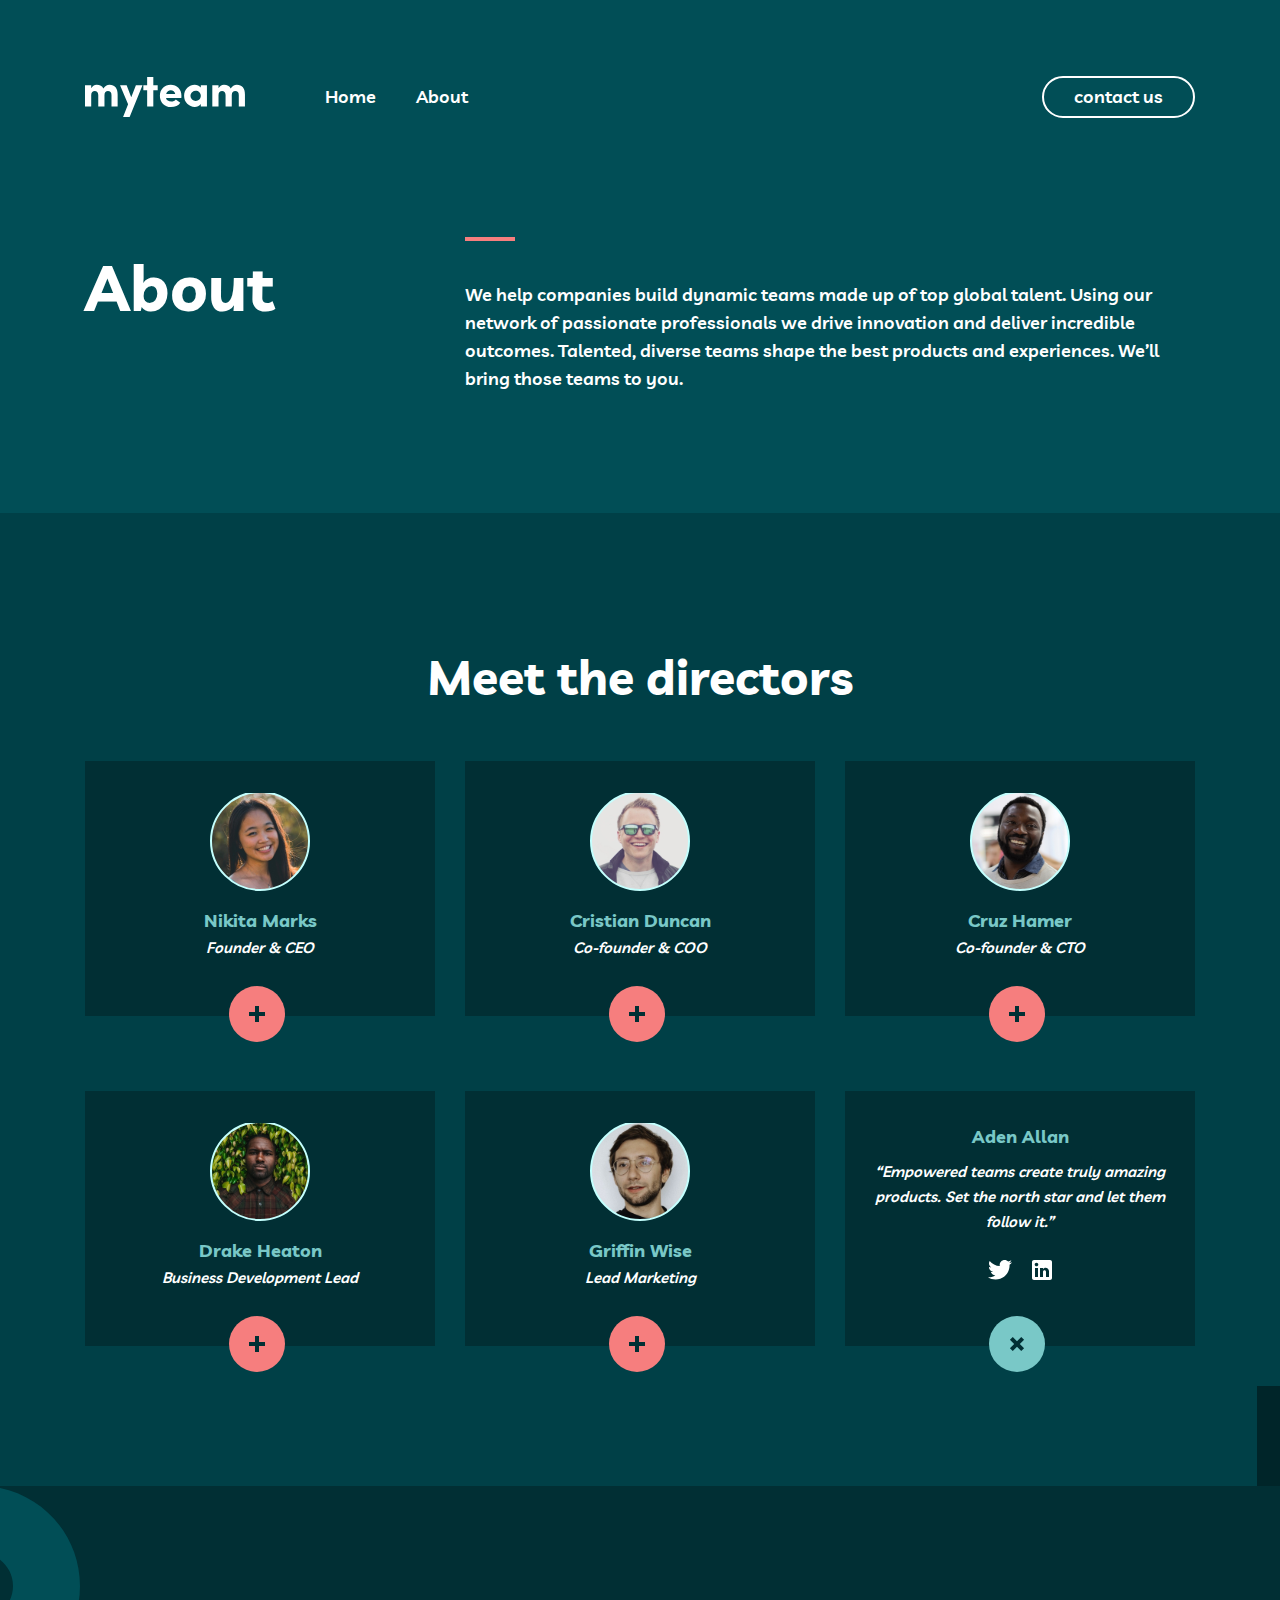
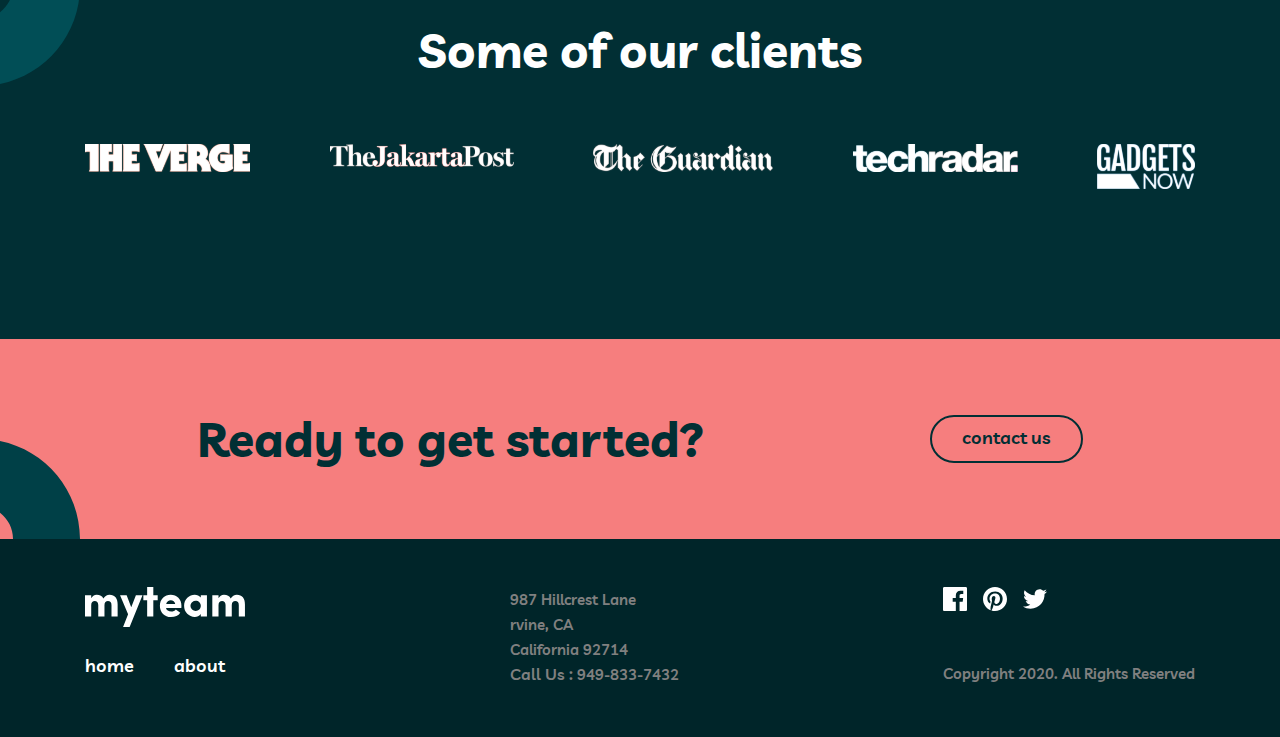
<file: index.html>
<!DOCTYPE html>
<html lang="en">
<head>
  <meta charset="UTF-8">
  <meta http-equiv="X-UA-Compatible" content="IE=edge">
  <meta name="viewport" content="width=device-width, initial-scale=1.0">
  <!-- <link rel="stylesheet" href="./css/main.css"> -->
  <link rel="stylesheet" href="./css/main.min.css">
  <title>Mytime</title>
</head>
<body>
  
  <header class="header">
    
    <div class="container">
      
      <div class="header__inner">
        
        <div class="header__left">
          
          <a class="heder__logo" href="indeex.html">
            
            <img src="./img/logo.svg" alt="site_logo">
            
          </a>
          
          <nav class="header__nav nav">
            
            <ul class="nav__list">
              
              <li class="nav__item">
                
                <a class="nav__link" href="#"> Home</a>
                
              </li>
              
              <li class="nav__item">
                
                <a class="nav__link" href="#"> About</a>
                
              </li>
              
            </ul>
            
          </nav>
          
        </div>
        
        <div class="header__right">
          
          <a class="heder__contact" href="contact.html">
            contact us
          </a>
          
        </div>
        
      </div>
      
      <div class="header__bottom">
        
        <h1 class="header__title">
          About
        </h1>
        
        <div class="header__content">
          
          <span class="header__line  line"></span>
          
          <p class="header__text">
            We help companies build dynamic teams made up of top global talent. Using our network of passionate professionals we drive innovation and deliver incredible outcomes. Talented, diverse teams shape the best products and experiences. We’ll bring those teams to you.
          </p>
          
        </div>
        
      </div>
      
    </div>
    
  </header>
  
  <!-- =========main======= -->
  
  <main class="main">
    
    <section class="hero">
      
      <div class="container">
        
        <div class="hero__title">
          Meet the directors
        </div>
        
        <ul class="hero__list list">
          
          <li class="hero__item item  item__top">
            
            <a class="hero__link" href="#">
              
              <img class="hero__img" src="./img/nikita.svg" alt="Nikita Marks">
              
              <h3 class="list__title">
                Nikita Marks
              </h3>
              
            </a>
            
            <span class="list__info">
              <em>Founder & CEO</em> 
            </span>
            
            <a class="item__link" href="#">
              <img class="item__img" src="./img/plas.svg" alt="icon plas">
            </a>
            
          </li>
          
          <li class="hero__item item  item__top">
            
            <a class="hero__link" href="#">
              
              <img class="hero__img" src="./img/cristian.svg" alt="Cristian Duncan">
              
              <h3 class="list__title">
                Cristian Duncan
              </h3>
              
            </a>
            
            <span class="list__info">
              <em>Co-founder & COO</em> 
            </span>
            
            <a class="item__link" href="#">
              <img class="item__img" src="./img/plas.svg" alt="icon plas">
            </a>
            
          </li>
          
          <li class="hero__item item  item__top">
            
            <a class="hero__link" href="#">
              
              <img class="hero__img" src="./img/cruz.svg" alt="Cruz Hamer">
              
              <h3 class="list__title">
                Cruz Hamer
              </h3>
              
            </a>
            
            <span class="list__info">
              <em>Co-founder & CTO</em> 
            </span>
            
            <a class="item__link" href="#">
              <img class="item__img" src="./img/plas.svg" alt="icon plas">
            </a>
            
          </li>
          
          <li class="hero__item item">
            
            <a class="hero__link" href="#">
              
              <img class="hero__img" src="./img/drake.svg" alt="Cruz Hamer">
              
              <h3 class="list__title">
                Drake Heaton
              </h3>
              
            </a>
            
            <span class="list__info">
              <em>Business Development Lead</em> 
            </span>
            
            <a class="item__link" href="#">
              <img class="item__img" src="./img/plas.svg" alt="icon plas">
            </a>
            
          </li>
          
          <li class="hero__item item">
            
            <a class="hero__link" href="#">
              
              <img class="hero__img" src="./img/griffin.svg" alt="Griffin Wise">
              
              <h3 class="list__title">
                Griffin Wise
              </h3>
              
            </a>
            
            <span class="list__info">
              <em>Lead Marketing</em> 
            </span>
            
            <a class="item__link" href="#">
              <img class="item__img" src="./img/plas.svg" alt="icon plas">
            </a>
            
          </li>
          
          <li class="hero__item item">
            
            <a class="hero__link" href="#">           
              
              <h3 class="list__title list__title--change">
                Aden Allan
              </h3>
              
            </a>
            
            <span class="list__info list__info--change">
              <em>
                “Empowered teams create truly amazing products. Set the north star and let them follow it.”               
              </em> 
            </span>

            <div class="item__set">

              <a class="item__link" href="https://twitter.com/?lang=ru">

                <img src="./img/tvitter.svg" alt="twitter">

              </a>

              <a class="item__link" href="https://www.instagram.com/">

                <img src="./img/inst.svg" alt="instagram">

              </a>

            </div>
            
            <a class="item__link" href="#">
              <img class="item__img" src="./img/plass.svg" alt="icon plas">
            </a>
            
          </li>
          
        </ul>
        
      </div>
      
    </section>

    <!-- ========Brend====== -->

    <section class="brend">

      <div class="container">

        <div class="brend__inner">

          <h2 class="brend__title">
           Some of our clients
          </h2>
 
          <ul class="brend__list">
 
            <li class="brend__item">
          
              <a class="brend__img" href="#">
          
               <img src="./img/Object.svg" alt="">
          
              </a>
          
            </li>
          
            <li class="brend__item">
          
             <a class="brend__img" href="#">
          
              <img src="./img/thejacarta.svg" alt="thejacartae">
          
             </a>
          
           </li>
          
           <li class="brend__item">
          
             <a class="brend__img" href="#">
          
              <img src="./img/thecuar.svg" alt="thecuardium">
          
             </a>
          
           </li>
          
           <li class="brend__item">
          
             <a class="brend__img" href="#">
          
              <img src="./img/tech.svg" alt="techradar">
          
             </a>
          
           </li>
          
           <li class="brend__item">
          
             <a class="brend__img" href="#">
          
              <img src="./img/gadgets.svg" alt="gadgets">
          
             </a>
          
           </li>
          
          </ul>
 
         </div>

      </div>

    </section>

    <section class="ready">

      <div class="container">

        <div class="ready__inner">

          <h3 class="ready__title">
            Ready to get started?
          </h3>

          <a class="heder__contact heder__contact--ready" href="contact.html">
            contact us
          </a>

        </div>

      </div>

    </section>
    
  </main>

  <!-- ========footer======= -->

  <footer class="foter">

    <div class="container">

      <div class="footer__inner">

        <div class="footer__left left">

          <a class="header__logo foter__logo" href="indrx.html">

            <img class="foter__img" src="./img/logo.svg" alt="site logo">

          </a>

          <ul class="left__list">

            <li class="left__item">

              <a class="left__link" href="#">home</a>

            </li>

            <li class="left__item">

              <a class="left__link" href="#">about</a>

            </li>

          </ul>

        </div>

        <div class="foter__info info">

          <ul class="info__list">
            <li class="info__item">
              <address class="info__link" href="#">
                987 Hillcrest Lane
              </address>
            </li>

            <lidaddress class="info__item">
              <a class="info__link" href="#">
                rvine, CA
              </a>
            </lidaddress>

            <li class="info__item">
              <address class="info__link" href="#">
                California 92714
              </address>
            </li>

            <li class="info__item">
              Call Us :
              <a class="info__link" href="tel: 9498337432">
                949-833-7432
              </a>
            </li>

          </ul>

        </div>

        <div class="foter__right right">

          <ul class="right__list">

            <li class="right__item">
              <a href="" class="right__link">
                <img src="./img/facebook.svg" alt="ikon facebook">
              </a>
            </li>

            <li class="right__item">
              <a href="" class="right__link">
                <img src="./img/pinterestlogo.svg" alt="pinterest logo">
              </a>
            </li>

            <li class="right__item">
              <a href="" class="right__link">
                <img src="./img/twitterlogo.svg" alt="twitterlogo">
              </a>
            </li>

          </ul>

          <p class="right__copyright">
            Copyright 2020. All Rights Reserved
          </p>

        </div>

      </div>

    </div>

  </footer> 
  
</body>
</html>
</file>
<file: css/main.min.css>
@font-face{font-family:'Livvic';font-style:normal;font-weight:600;src:url("../fonts/livvic-v8-latin-600.woff2") format("woff2"),url("../fonts/livvic-v8-latin-600.woff") format("woff")}@font-face{font-family:'Livvic';font-style:normal;font-weight:700;src:url("../fonts/livvic-v8-latin-700.woff2") format("woff2"),url("../fonts/livvic-v8-latin-700.woff") format("woff")}*{-webkit-box-sizing:border-box;box-sizing:border-box}body{margin:0;padding:0;font-family:"Livvic"  , "san-serif";background:#014e56}img{vertical-align:middle}.visually-hidden{position:absolute;width:1px;height:1px;margin:-1px;padding:0;overflow:hidden;border:0;clip:rect(0 0 0 0)}ul,li,h1,h2,h3,h4,p{margin:0;padding:0;list-style:none}.container{width:1150px;padding:0  20px;margin:0 auto}header{padding:77px 0 120px;background-image:url(../img/headere.svg);background-repeat:no-repeat;background-size:200 200;background-position:calc(50% + 711px) calc(100%)}.header__inner{display:-webkit-box;display:-ms-flexbox;display:flex;-webkit-box-align:center;-ms-flex-align:center;align-items:center}.header__left{display:-webkit-box;display:-ms-flexbox;display:flex;-webkit-box-align:center;-ms-flex-align:center;align-items:center;margin-right:auto}.nav__list{display:-webkit-box;display:-ms-flexbox;display:flex;-webkit-box-align:center;-ms-flex-align:center;align-items:center;margin-left:80px}.nav__item{margin-right:40px}.nav__link{color:#fff;text-decoration:none;font-style:normal;font-weight:600;font-size:18px;line-height:28px;-webkit-transition:all 0.4s ease;transition:all 0.4s ease}.nav__link:hover{color:#f67e7e}.heder__contact{text-decoration:none;-webkit-box-align:center;-ms-flex-align:center;align-items:center;color:#fff;font-style:normal;font-weight:600;font-size:18px;line-height:28px;padding:7px 30px 8px;border:2px solid #fff;border-radius:24px;-webkit-transition:all 0.4s ease;transition:all 0.4s ease}.heder__contact:hover{color:#002529;background-color:#fff}.header__bottom{display:-webkit-box;display:-ms-flexbox;display:flex;-webkit-box-pack:justify;-ms-flex-pack:justify;justify-content:space-between;padding-top:120px}.header__title{color:#fff;font-family:"Livvic";font-style:normal;font-weight:bold;font-size:64px;line-height:100px}.header__content{width:730px}.header__line{display:block;width:50px;height:4px;background-color:#f67e7e;margin-bottom:40px}.header__text{color:#fff;font-family:"Livvic";font-style:normal;font-weight:600;font-size:18px;line-height:28px}.hero{padding:140px 0 140px;background-color:#004047;background-image:url(../img/box.svg);background-repeat:no-repeat;background-size:160 100;background-position:calc(50% + 690px) calc(100%)}.hero__title{text-align:center;color:#fff;font-family:"Livvic";font-style:normal;font-weight:bold;font-size:48px;line-height:48px;margin-bottom:60px}.hero__list{display:-webkit-box;display:-ms-flexbox;display:flex;-ms-flex-wrap:wrap;flex-wrap:wrap;-webkit-box-pack:justify;-ms-flex-pack:justify;justify-content:space-between}.hero__item{position:relative;width:350px;text-align:center;background-color:#012f34;padding:32px 24px 56px}.item__top{margin-bottom:75px}.hero__link{text-decoration:none}.hero__img{display:block;margin:0 auto;margin-bottom:16px}.list__title{color:#79c8c7;font-family:"Livvic";font-style:normal;font-weight:bold;font-size:18px;line-height:28px}.list__title--change{margin-bottom:8px}.list__info{color:#fff;font-family:"Livvic";font-size:15px;line-height:25px}.list__info--change{display:block;margin-bottom:24px}.item__img{position:absolute;display:block;margin:0 auto;top:225px;right:150px}.item__link{text-decoration:none}.item__link:nth-child(1){margin-right:16px}.brend{background-color:#012f34;padding:140px 0 150px;background-image:url(../img/disc.svg);background-repeat:no-repeat;block-size:200 200;background-position:calc(50% - 660px) calc(0%)}.brend__title{text-align:center;color:#fff;font-family:"Livvic";font-style:normal;font-weight:bold;font-size:48px;line-height:48px;margin-bottom:70px}.brend__list{display:-webkit-box;display:-ms-flexbox;display:flex;-webkit-box-pack:justify;-ms-flex-pack:justify;justify-content:space-between}.ready{padding:76px 0 76px;background-color:#f67e7e;background-image:url(../img/foot.svg);background-repeat:no-repeat;background-position:calc(50% - 660px) calc(100%)}.ready__inner{display:-webkit-box;display:-ms-flexbox;display:flex;text-align:center;-ms-flex-pack:distribute;justify-content:space-around}.ready__title{color:#012f34;font-family:"Livvic";font-style:normal;font-weight:bold;font-size:48px;line-height:48px}.heder__contact--ready{color:#012f34;border:2px solid #012f34}.foter{background-color:#002529;padding:48px 0 50px}.footer__inner{display:-webkit-box;display:-ms-flexbox;display:flex;-webkit-box-pack:justify;-ms-flex-pack:justify;justify-content:space-between}.foter__img{margin-bottom:25px}.left__list{display:-webkit-box;display:-ms-flexbox;display:flex}.left__item{list-style:none}.left__item:nth-child(1){margin-right:40px}.left__link{text-decoration:none;color:#fff;font-family:"Livvic";font-style:normal;font-weight:600;font-size:18px;line-height:28px;-webkit-transition:all 0.4s ease;transition:all 0.4s ease}.left__link:hover{color:#f67e7e}.info__item{list-style:none;color:gray}.info__link{text-decoration:none;color:gray;font-family:"Livvic";font-style:normal;font-weight:600;font-size:15px;line-height:25px}.right__list{display:-webkit-box;display:-ms-flexbox;display:flex}.right__item{margin-bottom:50px}.right__item:nth-child(2){margin-right:16px;margin-left:16px}.right__item:hover{background-color:#f67e7e}.right__copyright{color:gray;font-family:"Livvic";font-style:normal;font-weight:600;font-size:15px;line-height:25px}.header__contact{background-image:none}.contact{background-image:url(../img/contactone.svg),url(../img/contacttwo.svg);background-repeat:no-repeat;background-position:calc(50% - 710px) calc(50% - 178px),calc(50% + 710px) calc(100%)}.contact__title{color:#fff;font-family:"Livvic";font-style:normal;font-weight:bold;font-size:64px;line-height:100px;margin-bottom:15px}.referance__item{width:500px;margin-bottom:15px}.referance__item:nth-child(3){margin-bottom:0px}.referance__title{color:#f67e7e;font-family:"Livvic";font-style:normal;font-weight:bold;font-size:32px;line-height:48px;margin-bottom:30px}.information__link{text-decoration:none}.information__img{vertical-align:middle}.infotrmation__title{color:#fff;font-family:"Livvic";font-style:normal;font-weight:bold;font-size:18px;line-height:28px}.contact{padding-bottom:120px}.contact__inner{display:-webkit-box;display:-ms-flexbox;display:flex;-webkit-box-pack:justify;-ms-flex-pack:justify;justify-content:space-between}.contact__right{width:540px}.right__input{width:400px;border:none;color:#79c8c7;background-color:#014e56;padding:7px 0 7px 10px;margin-top:24px;margin-bottom:16px;border-bottom:1px solid gray;outline:none}.right__input::-webkit-input-placeholder{color:#6ec8c7;font-family:"Livvic";font-style:normal;font-weight:600;font-size:15px;line-height:25px}.right__input:-ms-input-placeholder{color:#6ec8c7;font-family:"Livvic";font-style:normal;font-weight:600;font-size:15px;line-height:25px}.right__input::-ms-input-placeholder{color:#6ec8c7;font-family:"Livvic";font-style:normal;font-weight:600;font-size:15px;line-height:25px}.right__input::placeholder{color:#6ec8c7;font-family:"Livvic";font-style:normal;font-weight:600;font-size:15px;line-height:25px}.right__line{display:block;width:540px;height:1px;background-color:#fff}.right__text{border:none;resize:none}.right__button{display:block;color:#6ec8c7;margin-top:25px;padding:10px 32px;border-radius:25px;background-color:#014e56;font-family:"Livvic";font-style:normal;font-weight:600;font-size:14px;line-height:24px;-webkit-transition:all 0.4s ease;transition:all 0.4s ease}.right__button:hover{color:#004047;background-color:#fff}.right__form{width:540px}
/*# sourceMappingURL=main.min.css.map */
</file>
